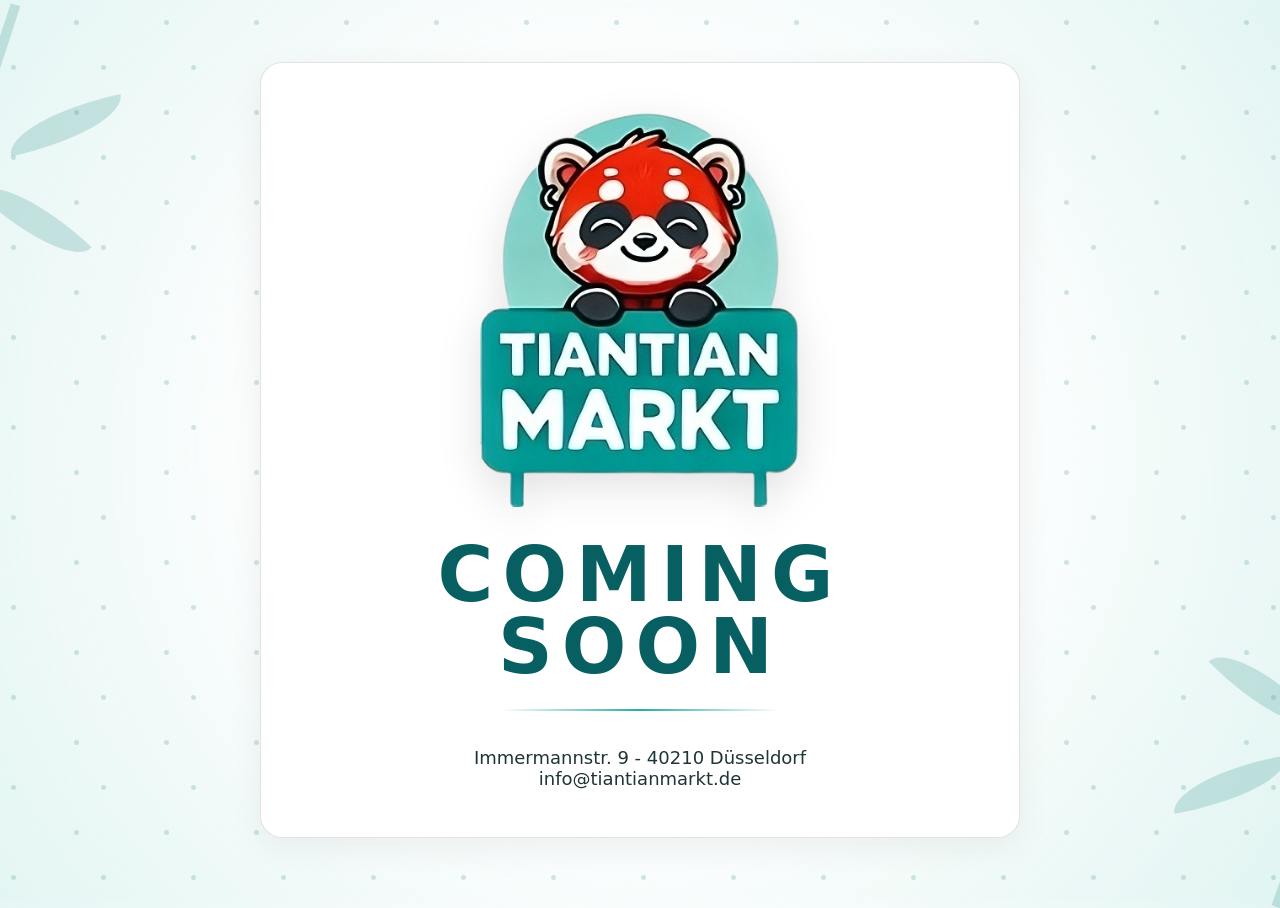
<file: index.html>
<!doctype html>
<html lang="de">
<head>
  <meta charset="utf-8" />
  <meta name="viewport" content="width=device-width, initial-scale=1" />
  <title>TianTian Markt – Coming Soon</title>
  <meta name="description" content="TianTian Markt – Asian Supermarket Düsseldorf. Coming soon." />

  <link rel="icon" href="/assets/favicon.ico" sizes="any">
  <link rel="icon" type="image/png" sizes="32x32" href="/assets/favicon-32x32.png">
  <link rel="icon" type="image/png" sizes="16x16" href="/assets/favicon-16x16.png">
  <link rel="apple-touch-icon" sizes="180x180" href="/assets/apple-touch-icon.png">
  <link rel="manifest" href="/assets/site.webmanifest">  <link rel="stylesheet" href="styles.css" />

  <style>
    * {
      box-sizing: border-box;
    }

    body {
      margin: 0;
      min-height: 100vh;
      font-family: system-ui, -apple-system, BlinkMacSystemFont, "Segoe UI", sans-serif;
      color: #183233;
      background:
        radial-gradient(circle at center, rgba(255,255,255,0.96) 0%, rgba(255,255,255,0.9) 45%, rgba(222,244,241,0.75) 100%),
        linear-gradient(135deg, #f8fbfa 0%, #e8f6f3 100%);
      overflow: hidden;
    }

    .page {
      min-height: 100vh;
      display: flex;
      align-items: center;
      justify-content: center;
      padding: 40px 20px;
      position: relative;
      text-align: center;
    }

    .bg-texture {
      position: absolute;
      inset: 0;
      pointer-events: none;
      opacity: 0.22;
      background:
        radial-gradient(circle at 15% 75%, #3d8d8a 0 2px, transparent 3px),
        radial-gradient(circle at 85% 25%, #3d8d8a 0 2px, transparent 3px);
      background-size: 90px 90px;
    }

    .card {
      position: relative;
      z-index: 1;
      max-width: 760px;
      width: 100%;
      padding: 48px 28px;
    }

    .logo {
      width: clamp(160px, 28vw, 320px);
      max-width: 80%;
      height: auto;
      display: block;
      margin: 0 auto 32px;
      filter: drop-shadow(0 12px 20px rgba(0,0,0,0.12));
    }

    h1 {
      margin: 0;
      font-size: clamp(42px, 7vw, 76px);
      letter-spacing: 0.12em;
      font-weight: 800;
      color: #075f61;
      text-transform: uppercase;
    }

    .divider {
      width: 280px;
      max-width: 70%;
      height: 2px;
      margin: 26px auto 28px;
      background: linear-gradient(90deg, transparent, #2caaa4, transparent);
    }

    p {
      margin: 0 auto;
      max-width: 560px;
      font-size: clamp(18px, 2.2vw, 26px);
      line-height: 1.55;
      color: #243b3c;
    }

    .thanks {
      margin-top: 18px;
      color: #07817d;
      font-weight: 700;
    }

    .contact {
      margin-top: 36px;
      font-size: 18px;
      color: #1f3435;
    }

    .contact a {
      color: inherit;
      text-decoration: none;
    }

    .contact a:hover {
      text-decoration: underline;
    }

    .bamboo {
      position: absolute;
      width: 240px;
      height: 420px;
      opacity: 0.18;
      border-left: 10px solid #087b76;
      transform: rotate(18deg);
    }

    .bamboo::before,
    .bamboo::after {
      content: "";
      position: absolute;
      width: 120px;
      height: 38px;
      border-radius: 100% 0 100% 0;
      background: #087b76;
      left: 20px;
    }

    .bamboo::before {
      top: 80px;
      transform: rotate(-30deg);
    }

    .bamboo::after {
      top: 180px;
      transform: rotate(25deg);
    }

    .bamboo.left {
      left: -60px;
      top: 30px;
    }

    .bamboo.right {
      right: -80px;
      bottom: 20px;
      transform: rotate(-160deg);
    }

    @media (max-width: 600px) {
      .card {
        padding: 24px 12px;
      }

      .logo {
        margin-bottom: 32px;
      }

      .contact {
        font-size: 16px;
      }
    }
  </style>
</head>

<body>
  <main class="page">
    <div class="bg-texture"></div>
    <div class="bamboo left"></div>
    <div class="bamboo right"></div>

    <section class="card">
      <img class="logo" src="assets/logo.png" alt="TianTian Markt Logo" />

      <h1>Coming Soon</h1>

      <div class="divider"></div>

      <div class="contact">
        <div>Immermannstr. 9 - 40210 Düsseldorf</div>
        <a href="mailto:info@tiantianmarkt.de">info@tiantianmarkt.de</a>
      </div>
    </section>
  </main>
</body>
</html>
</file>
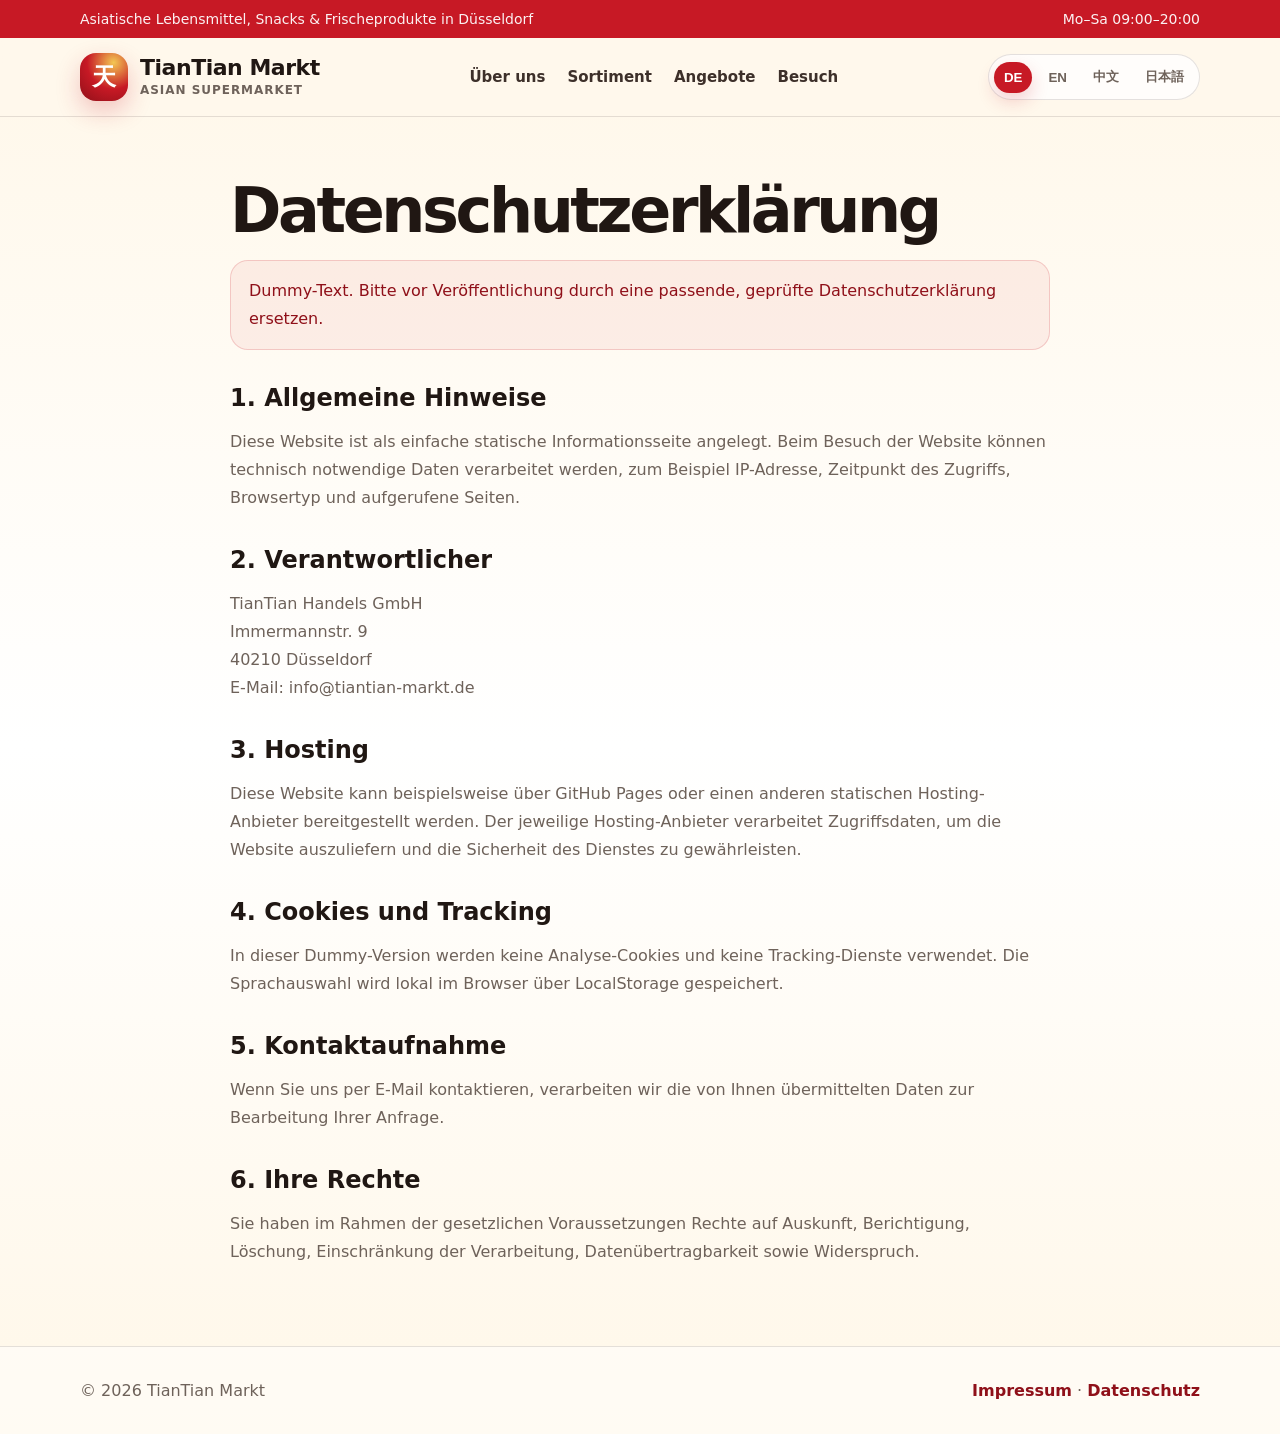
<file: datenschutz.html>
<!doctype html>
<html lang="de">
<head>
  <meta charset="utf-8" />
  <meta name="viewport" content="width=device-width, initial-scale=1" />
  <title>Datenschutz | TianTian Markt</title>
  <meta name="description" content="Datenschutzerklärung von TianTian Markt." />
  <link rel="icon" href="favicon.svg" type="image/svg+xml" />
  <link rel="stylesheet" href="styles.css" />
</head>
<body>
  <div data-include="partials/nav.html"></div>

  <main>
    <section class="section legal-page">
      <div class="container narrow">
        <h1>Datenschutzerklärung</h1>
<p class="legal-note">Dummy-Text. Bitte vor Veröffentlichung durch eine passende, geprüfte Datenschutzerklärung ersetzen.</p>

<h2>1. Allgemeine Hinweise</h2>
<p>
  Diese Website ist als einfache statische Informationsseite angelegt. Beim Besuch der Website können technisch notwendige Daten verarbeitet werden, zum Beispiel IP-Adresse, Zeitpunkt des Zugriffs, Browsertyp und aufgerufene Seiten.
</p>

<h2>2. Verantwortlicher</h2>
<p>
  TianTian Handels GmbH<br>
  Immermannstr. 9<br>
  40210 Düsseldorf<br>
  E-Mail: info@tiantian-markt.de
</p>

<h2>3. Hosting</h2>
<p>
  Diese Website kann beispielsweise über GitHub Pages oder einen anderen statischen Hosting-Anbieter bereitgestellt werden. Der jeweilige Hosting-Anbieter verarbeitet Zugriffsdaten, um die Website auszuliefern und die Sicherheit des Dienstes zu gewährleisten.
</p>

<h2>4. Cookies und Tracking</h2>
<p>
  In dieser Dummy-Version werden keine Analyse-Cookies und keine Tracking-Dienste verwendet. Die Sprachauswahl wird lokal im Browser über LocalStorage gespeichert.
</p>

<h2>5. Kontaktaufnahme</h2>
<p>
  Wenn Sie uns per E-Mail kontaktieren, verarbeiten wir die von Ihnen übermittelten Daten zur Bearbeitung Ihrer Anfrage.
</p>

<h2>6. Ihre Rechte</h2>
<p>
  Sie haben im Rahmen der gesetzlichen Voraussetzungen Rechte auf Auskunft, Berichtigung, Löschung, Einschränkung der Verarbeitung, Datenübertragbarkeit sowie Widerspruch.
</p>

      </div>
    </section>
  </main>

  <div data-include="partials/footer.html"></div>
  <script src="script.js"></script>
</body>
</html>
</file>
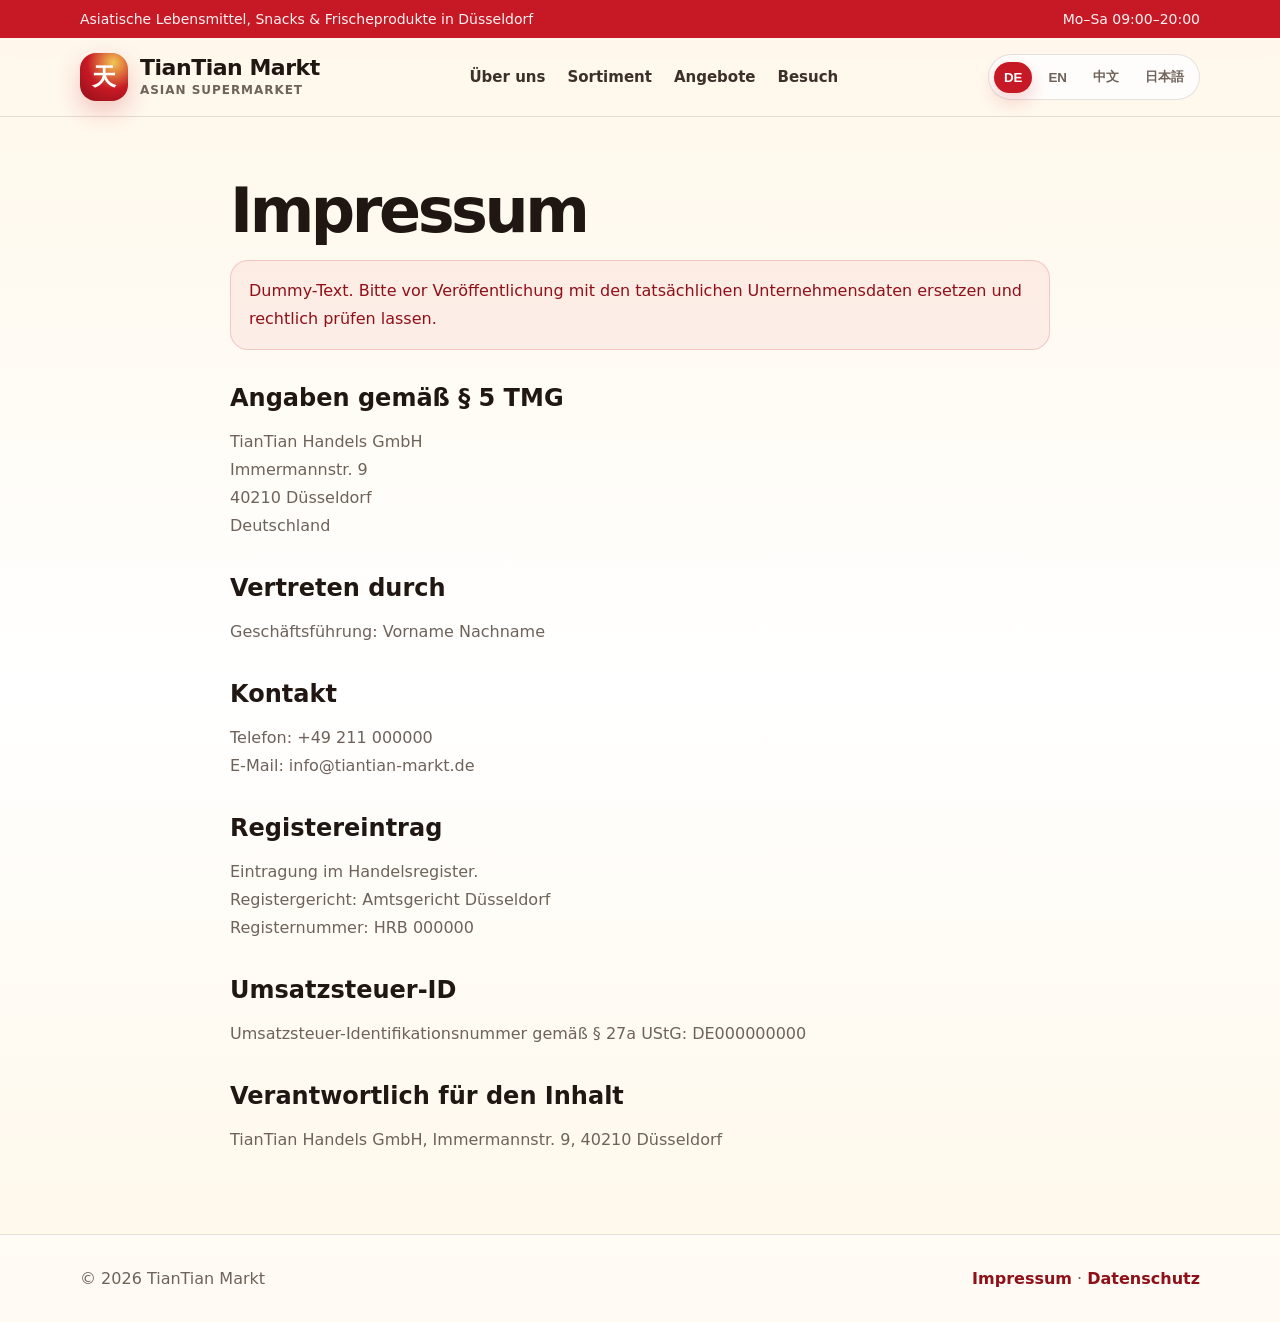
<file: impressum.html>
<!doctype html>
<html lang="de">
<head>
  <meta charset="utf-8" />
  <meta name="viewport" content="width=device-width, initial-scale=1" />
  <title>Impressum | TianTian Markt</title>
  <meta name="description" content="Impressum von TianTian Markt." />
  <link rel="icon" href="favicon.svg" type="image/svg+xml" />
  <link rel="stylesheet" href="styles.css" />
</head>
<body>
  <div data-include="partials/nav.html"></div>

  <main>
    <section class="section legal-page">
      <div class="container narrow">
        <h1>Impressum</h1>
<p class="legal-note">Dummy-Text. Bitte vor Veröffentlichung mit den tatsächlichen Unternehmensdaten ersetzen und rechtlich prüfen lassen.</p>

<h2>Angaben gemäß § 5 TMG</h2>
<p>
  TianTian Handels GmbH<br>
  Immermannstr. 9<br>
  40210 Düsseldorf<br>
  Deutschland
</p>

<h2>Vertreten durch</h2>
<p>Geschäftsführung: Vorname Nachname</p>

<h2>Kontakt</h2>
<p>
  Telefon: +49 211 000000<br>
  E-Mail: info@tiantian-markt.de
</p>

<h2>Registereintrag</h2>
<p>
  Eintragung im Handelsregister.<br>
  Registergericht: Amtsgericht Düsseldorf<br>
  Registernummer: HRB 000000
</p>

<h2>Umsatzsteuer-ID</h2>
<p>Umsatzsteuer-Identifikationsnummer gemäß § 27a UStG: DE000000000</p>

<h2>Verantwortlich für den Inhalt</h2>
<p>TianTian Handels GmbH, Immermannstr. 9, 40210 Düsseldorf</p>

      </div>
    </section>
  </main>

  <div data-include="partials/footer.html"></div>
  <script src="script.js"></script>
</body>
</html>
</file>
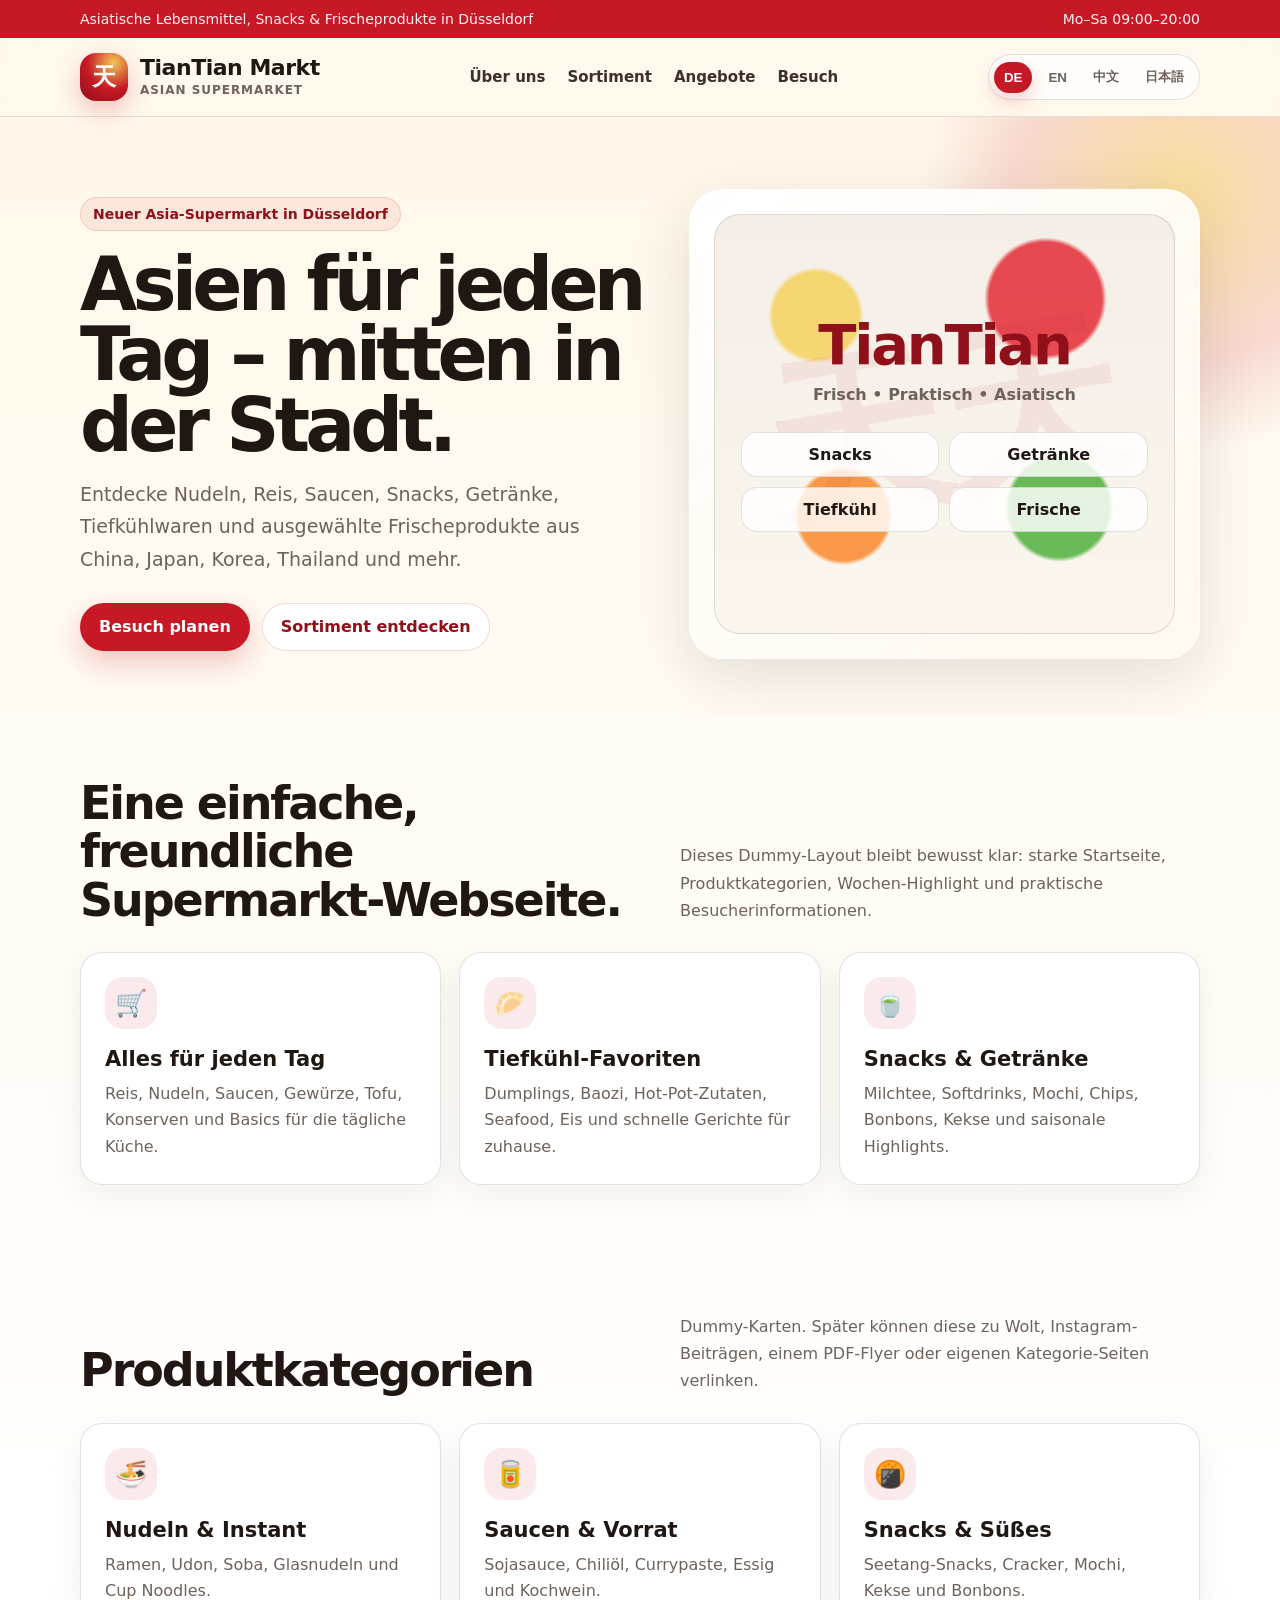
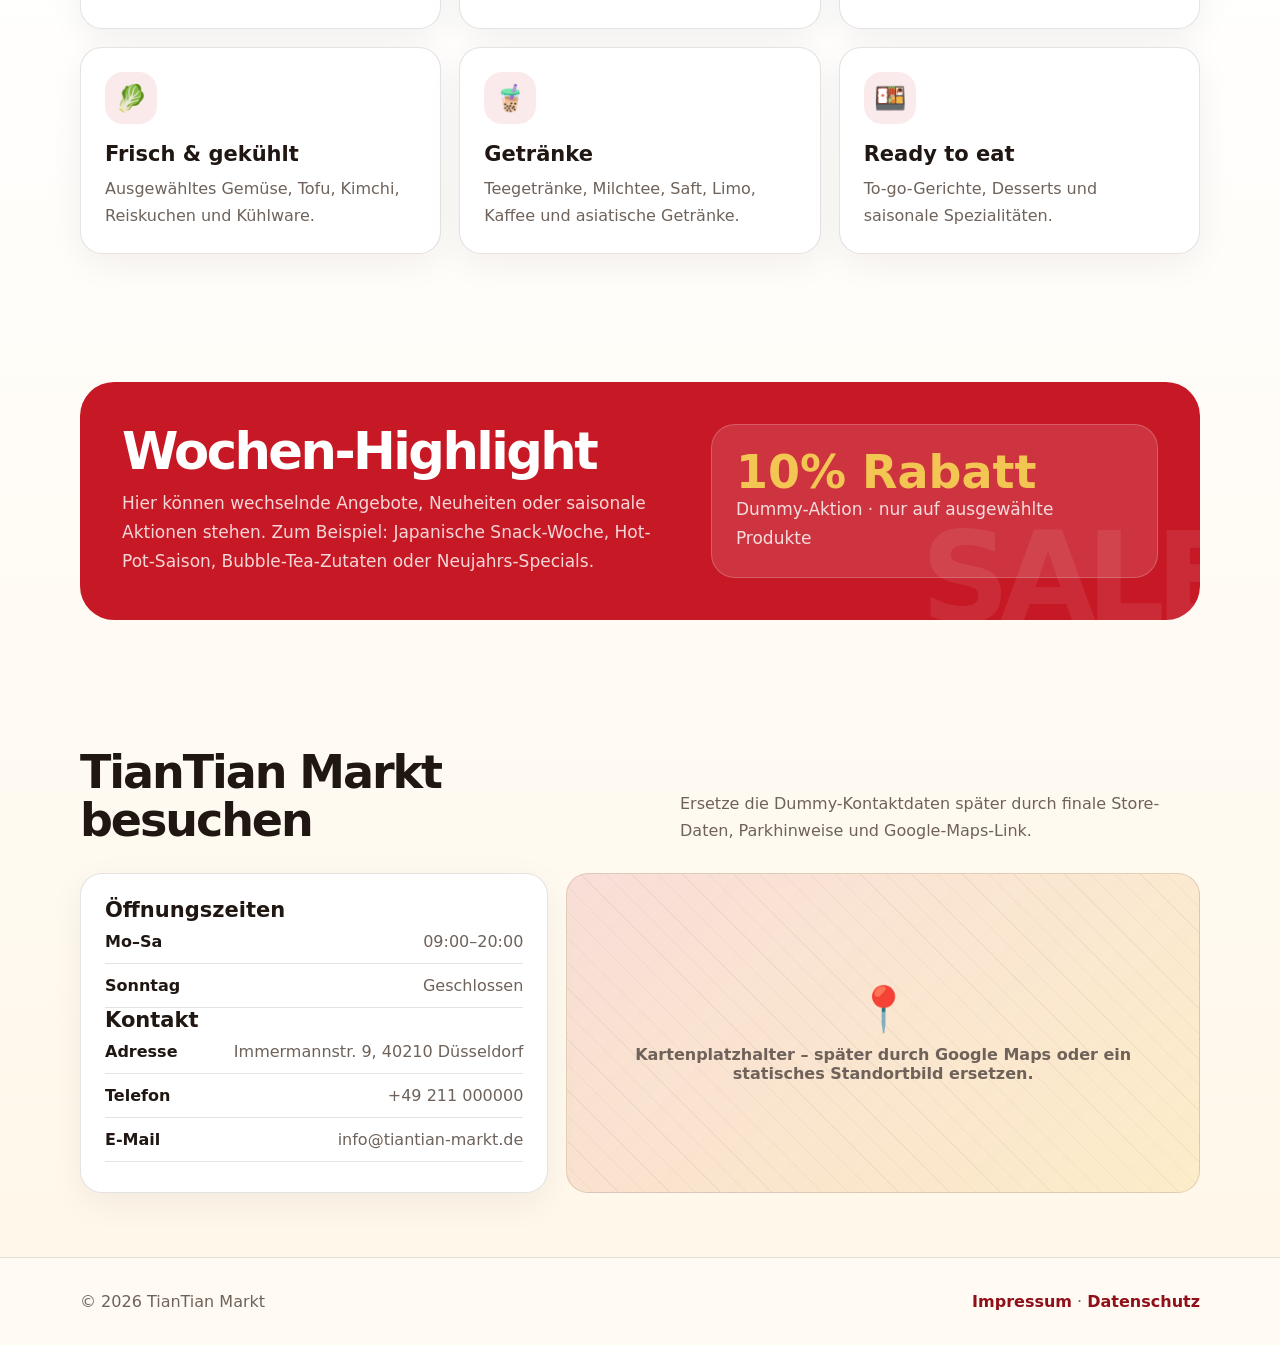
<file: test.html>
<!doctype html>
<html lang="de">
<head>
  <meta charset="utf-8" />
  <meta name="viewport" content="width=device-width, initial-scale=1" />
  <title>TianTian Markt | Asian Supermarket Düsseldorf</title>
  <meta name="description" content="TianTian Markt – asiatischer Supermarkt in Düsseldorf mit Lebensmitteln, Snacks, Getränken, Tiefkühlwaren und frischen Produkten." />
  <link rel="icon" href="/assets/favicon.ico" sizes="any">
  <link rel="icon" type="image/png" sizes="32x32" href="/assets/favicon-32x32.png">
  <link rel="icon" type="image/png" sizes="16x16" href="/assets/favicon-16x16.png">
  <link rel="apple-touch-icon" sizes="180x180" href="/assets/apple-touch-icon.png">
  <link rel="manifest" href="/assets/site.webmanifest">  <link rel="stylesheet" href="styles.css" />
</head>
<body>
  <div data-include="partials/nav.html"></div>

  <main id="home">
    <section class="hero">
      <div class="container hero-grid">
        <div>
          <span class="eyebrow" data-i18n="eyebrow">Neuer Asia-Supermarkt in Düsseldorf</span>
          <h1 data-i18n="heroTitle">Asien für jeden Tag – mitten in der Stadt.</h1>
          <p data-i18n="heroText">Entdecke Nudeln, Reis, Saucen, Snacks, Getränke, Tiefkühlwaren und ausgewählte Frischeprodukte aus China, Japan, Korea, Thailand und mehr.</p>
          <div class="cta-row">
            <a class="btn btn-primary" href="#visit" data-i18n="ctaVisit">Besuch planen</a>
            <a class="btn btn-secondary" href="#products" data-i18n="ctaExplore">Sortiment entdecken</a>
          </div>
        </div>

        <div class="hero-card" aria-label="Store visual placeholder">
          <div class="market-visual">
            <div class="market-visual-content">
              <div class="big" data-i18n="visualTitle">TianTian</div>
              <div class="sub" data-i18n="visualSub">Frisch • Praktisch • Asiatisch</div>
              <div class="visual-tags">
                <span data-i18n="tagSnacks">Snacks</span>
                <span data-i18n="tagDrinks">Getränke</span>
                <span data-i18n="tagFrozen">Tiefkühl</span>
                <span data-i18n="tagFresh">Frische</span>
              </div>
            </div>
          </div>
        </div>
      </div>
    </section>

    <section class="section" id="about">
      <div class="container">
        <div class="section-head">
          <h2 data-i18n="aboutTitle">Eine einfache, freundliche Supermarkt-Webseite.</h2>
          <p data-i18n="aboutText">Dieses Dummy-Layout bleibt bewusst klar: starke Startseite, Produktkategorien, Wochen-Highlight und praktische Besucherinformationen.</p>
        </div>
        <div class="grid-3">
          <article class="card">
            <div class="category-icon">🛒</div>
            <h3 data-i18n="aboutCard1Title">Alles für jeden Tag</h3>
            <p data-i18n="aboutCard1Text">Reis, Nudeln, Saucen, Gewürze, Tofu, Konserven und Basics für die tägliche Küche.</p>
          </article>
          <article class="card">
            <div class="category-icon">🥟</div>
            <h3 data-i18n="aboutCard2Title">Tiefkühl-Favoriten</h3>
            <p data-i18n="aboutCard2Text">Dumplings, Baozi, Hot-Pot-Zutaten, Seafood, Eis und schnelle Gerichte für zuhause.</p>
          </article>
          <article class="card">
            <div class="category-icon">🍵</div>
            <h3 data-i18n="aboutCard3Title">Snacks & Getränke</h3>
            <p data-i18n="aboutCard3Text">Milchtee, Softdrinks, Mochi, Chips, Bonbons, Kekse und saisonale Highlights.</p>
          </article>
        </div>
      </div>
    </section>

    <section class="section" id="products">
      <div class="container">
        <div class="section-head">
          <h2 data-i18n="productsTitle">Produktkategorien</h2>
          <p data-i18n="productsText">Dummy-Karten. Später können diese zu Wolt, Instagram-Beiträgen, einem PDF-Flyer oder eigenen Kategorie-Seiten verlinken.</p>
        </div>
        <div class="grid-3">
          <article class="card"><div class="category-icon">🍜</div><h3 data-i18n="cat1Title">Nudeln & Instant</h3><p data-i18n="cat1Text">Ramen, Udon, Soba, Glasnudeln und Cup Noodles.</p></article>
          <article class="card"><div class="category-icon">🥫</div><h3 data-i18n="cat2Title">Saucen & Vorrat</h3><p data-i18n="cat2Text">Sojasauce, Chiliöl, Currypaste, Essig und Kochwein.</p></article>
          <article class="card"><div class="category-icon">🍘</div><h3 data-i18n="cat3Title">Snacks & Süßes</h3><p data-i18n="cat3Text">Seetang-Snacks, Cracker, Mochi, Kekse und Bonbons.</p></article>
          <article class="card"><div class="category-icon">🥬</div><h3 data-i18n="cat4Title">Frisch & gekühlt</h3><p data-i18n="cat4Text">Ausgewähltes Gemüse, Tofu, Kimchi, Reiskuchen und Kühlware.</p></article>
          <article class="card"><div class="category-icon">🧋</div><h3 data-i18n="cat5Title">Getränke</h3><p data-i18n="cat5Text">Teegetränke, Milchtee, Saft, Limo, Kaffee und asiatische Getränke.</p></article>
          <article class="card"><div class="category-icon">🍱</div><h3 data-i18n="cat6Title">Ready to eat</h3><p data-i18n="cat6Text">To-go-Gerichte, Desserts und saisonale Spezialitäten.</p></article>
        </div>
      </div>
    </section>

    <section class="section" id="offers">
      <div class="container">
        <div class="highlight">
          <div>
            <h2 data-i18n="offerTitle">Wochen-Highlight</h2>
            <p data-i18n="offerText">Hier können wechselnde Angebote, Neuheiten oder saisonale Aktionen stehen. Zum Beispiel: Japanische Snack-Woche, Hot-Pot-Saison, Bubble-Tea-Zutaten oder Neujahrs-Specials.</p>
          </div>
          <div class="offer-box">
            <strong data-i18n="offerBadge">10% Rabatt</strong>
            <p data-i18n="offerSmall">Dummy-Aktion · nur auf ausgewählte Produkte</p>
          </div>
        </div>
      </div>
    </section>

    <section class="section" id="visit">
      <div class="container">
        <div class="section-head">
          <h2 data-i18n="visitTitle">TianTian Markt besuchen</h2>
          <p data-i18n="visitText">Ersetze die Dummy-Kontaktdaten später durch finale Store-Daten, Parkhinweise und Google-Maps-Link.</p>
        </div>
        <div class="info-grid">
          <div class="card">
            <h3 data-i18n="hoursTitle">Öffnungszeiten</h3>
            <ul class="hours-list">
              <li><strong data-i18n="daysMonSat">Mo–Sa</strong><span>09:00–20:00</span></li>
              <li><strong data-i18n="daysSunday">Sonntag</strong><span data-i18n="closed">Geschlossen</span></li>
            </ul>
            <h3 class="contact-heading" data-i18n="contactTitle">Kontakt</h3>
            <ul class="contact-list">
              <li><strong data-i18n="addressLabel">Adresse</strong><span>Immermannstr. 9, 40210 Düsseldorf</span></li>
              <li><strong data-i18n="phoneLabel">Telefon</strong><span>+49 211 000000</span></li>
              <li><strong data-i18n="emailLabel">E-Mail</strong><span>info@tiantian-markt.de</span></li>
            </ul>
          </div>
          <div class="map-placeholder">
            <div>
              <div class="map-icon">📍</div>
              <div data-i18n="mapText">Kartenplatzhalter – später durch Google Maps oder ein statisches Standortbild ersetzen.</div>
            </div>
          </div>
        </div>
      </div>
    </section>
  </main>

  <div data-include="partials/footer.html"></div>
  <script src="script.js"></script>
</body>
</html>
</file>
<file: styles.css>
:root {
  --red: #c71925;
  --red-dark: #8f1019;
  --gold: #f3c653;
  --cream: #fff8ed;
  --ink: #201713;
  --muted: #6e625a;
  --line: rgba(32, 23, 19, .12);
  --card: #ffffff;
  --shadow: 0 18px 60px rgba(40, 20, 10, .12);
  --radius: 22px;
  --max: 1120px;
}

* { box-sizing: border-box; }

html { scroll-behavior: smooth; }

body {
  margin: 0;
  font-family: Inter, ui-sans-serif, system-ui, -apple-system, BlinkMacSystemFont, "Segoe UI", sans-serif;
  color: var(--ink);
  background: linear-gradient(180deg, #fff7e8 0%, #ffffff 52%, #fff7e8 100%);
}

body.menu-open { overflow: hidden; }

a { color: inherit; text-decoration: none; }

.container {
  width: min(var(--max), calc(100% - 36px));
  margin: 0 auto;
}

.container.narrow {
  max-width: 820px;
}

.topbar {
  background: var(--red);
  color: white;
  font-size: 14px;
}

.topbar-inner {
  min-height: 38px;
  display: flex;
  align-items: center;
  justify-content: space-between;
  gap: 16px;
}

.topbar span { opacity: .94; }

.header {
  position: sticky;
  top: 0;
  z-index: 50;
  background: rgba(255, 248, 237, .9);
  backdrop-filter: blur(14px);
  border-bottom: 1px solid var(--line);
}

.nav {
  display: flex;
  align-items: center;
  justify-content: space-between;
  gap: 20px;
  min-height: 78px;
}

.brand {
  display: flex;
  align-items: center;
  gap: 12px;
  font-weight: 850;
  letter-spacing: -.03em;
}

.brand-mark {
  width: 48px;
  height: 48px;
  border-radius: 16px;
  display: grid;
  place-items: center;
  color: white;
  background: radial-gradient(circle at 70% 20%, var(--gold), var(--red) 52%, var(--red-dark));
  box-shadow: 0 10px 25px rgba(199, 25, 37, .24);
  font-size: 24px;
  font-weight: 900;
}

.brand-text strong {
  display: block;
  font-size: 22px;
  line-height: 1;
}

.brand-text small {
  display: block;
  margin-top: 4px;
  color: var(--muted);
  font-size: 12px;
  letter-spacing: .08em;
  text-transform: uppercase;
}

.nav-links {
  display: flex;
  align-items: center;
  gap: 22px;
  color: #3d302a;
  font-weight: 650;
  font-size: 15px;
}

.nav-links a:hover { color: var(--red); }

.language-switcher {
  display: flex;
  align-items: center;
  gap: 6px;
  padding: 5px;
  border: 1px solid var(--line);
  border-radius: 999px;
  background: rgba(255,255,255,.75);
}

.language-switcher button {
  border: 0;
  border-radius: 999px;
  padding: 8px 10px;
  background: transparent;
  color: var(--muted);
  font-weight: 700;
  cursor: pointer;
}

.language-switcher button.active {
  background: var(--red);
  color: white;
  box-shadow: 0 8px 18px rgba(199, 25, 37, .2);
}

.mobile-toggle {
  display: none;
  border: 0;
  background: var(--red);
  color: white;
  border-radius: 12px;
  padding: 10px 12px;
  font-weight: 800;
  cursor: pointer;
}

.hero {
  position: relative;
  overflow: hidden;
  padding: 72px 0 56px;
}

.hero::before {
  content: "";
  position: absolute;
  width: 520px;
  height: 520px;
  border-radius: 50%;
  right: -160px;
  top: -180px;
  background: radial-gradient(circle, rgba(243,198,83,.52), rgba(199,25,37,.14) 45%, transparent 70%);
}

.hero-grid {
  position: relative;
  display: grid;
  grid-template-columns: 1.05fr .95fr;
  gap: 44px;
  align-items: center;
}

.eyebrow {
  display: inline-flex;
  align-items: center;
  gap: 8px;
  padding: 8px 12px;
  border-radius: 999px;
  color: var(--red-dark);
  background: rgba(199,25,37,.08);
  border: 1px solid rgba(199,25,37,.14);
  font-weight: 800;
  font-size: 14px;
}

h1 {
  margin: 18px 0 18px;
  max-width: 720px;
  font-size: clamp(42px, 6vw, 74px);
  line-height: .95;
  letter-spacing: -.065em;
}

.hero p {
  max-width: 600px;
  color: var(--muted);
  font-size: 19px;
  line-height: 1.7;
  margin: 0 0 28px;
}

.cta-row {
  display: flex;
  flex-wrap: wrap;
  gap: 12px;
  align-items: center;
}

.btn {
  display: inline-flex;
  align-items: center;
  justify-content: center;
  gap: 8px;
  min-height: 48px;
  padding: 0 18px;
  border-radius: 999px;
  border: 1px solid transparent;
  font-weight: 850;
  cursor: pointer;
}

.btn-primary {
  background: var(--red);
  color: white;
  box-shadow: 0 12px 30px rgba(199,25,37,.24);
}

.btn-secondary {
  background: white;
  color: var(--red-dark);
  border-color: rgba(199,25,37,.16);
}

.hero-card {
  background: linear-gradient(145deg, rgba(255,255,255,.96), rgba(255,248,237,.92));
  border: 1px solid rgba(255,255,255,.8);
  box-shadow: var(--shadow);
  border-radius: 34px;
  padding: 24px;
}

.market-visual {
  min-height: 420px;
  border-radius: 26px;
  background:
    linear-gradient(180deg, rgba(32,23,19,.05), rgba(32,23,19,.02)),
    radial-gradient(circle at 22% 24%, #ffdf76 0 9%, transparent 10%),
    radial-gradient(circle at 72% 20%, #f04b54 0 12%, transparent 13%),
    radial-gradient(circle at 75% 70%, #6bbf59 0 11%, transparent 12%),
    radial-gradient(circle at 28% 72%, #ff9c4a 0 10%, transparent 11%),
    #fffaf2;
  border: 1px solid var(--line);
  display: grid;
  place-items: center;
  text-align: center;
  padding: 26px;
  position: relative;
  overflow: hidden;
}

.market-visual::after {
  content: "天天";
  position: absolute;
  font-size: 180px;
  font-weight: 900;
  color: rgba(199,25,37,.07);
  transform: rotate(-10deg);
}

.market-visual-content {
  position: relative;
  z-index: 1;
  width: 100%;
}

.market-visual-content .big {
  font-size: 56px;
  line-height: 1;
  font-weight: 900;
  letter-spacing: -.04em;
  color: var(--red-dark);
}

.market-visual-content .sub {
  margin-top: 12px;
  color: var(--muted);
  font-weight: 700;
}

.visual-tags {
  display: grid;
  grid-template-columns: repeat(2, 1fr);
  gap: 10px;
  margin-top: 28px;
}

.visual-tags span {
  padding: 12px;
  border-radius: 16px;
  background: rgba(255,255,255,.82);
  border: 1px solid var(--line);
  font-weight: 800;
}

.section { padding: 64px 0; }

.section-head {
  display: flex;
  align-items: end;
  justify-content: space-between;
  gap: 24px;
  margin-bottom: 28px;
}

.section-head h2 {
  margin: 0;
  font-size: clamp(30px, 4vw, 46px);
  line-height: 1.05;
  letter-spacing: -.045em;
}

.section-head p {
  max-width: 520px;
  margin: 0;
  color: var(--muted);
  line-height: 1.7;
}

.grid-3 {
  display: grid;
  grid-template-columns: repeat(3, 1fr);
  gap: 18px;
}

.card {
  background: var(--card);
  border: 1px solid var(--line);
  border-radius: var(--radius);
  padding: 24px;
  box-shadow: 0 10px 35px rgba(40,20,10,.06);
}

.category-icon {
  width: 52px;
  height: 52px;
  display: grid;
  place-items: center;
  border-radius: 18px;
  background: rgba(199,25,37,.09);
  font-size: 26px;
  margin-bottom: 18px;
}

.card h3 {
  margin: 0 0 10px;
  font-size: 21px;
}

.card p {
  margin: 0;
  color: var(--muted);
  line-height: 1.65;
}

.highlight {
  background: var(--red);
  color: white;
  border-radius: 34px;
  padding: 42px;
  display: grid;
  grid-template-columns: 1fr .8fr;
  gap: 30px;
  align-items: center;
  overflow: hidden;
  position: relative;
}

.highlight::after {
  content: "SALE";
  position: absolute;
  right: -30px;
  bottom: -30px;
  font-size: 124px;
  font-weight: 900;
  color: rgba(255,255,255,.08);
  letter-spacing: -.08em;
}

.highlight h2 {
  margin: 0 0 12px;
  font-size: clamp(32px, 4vw, 52px);
  letter-spacing: -.05em;
  line-height: 1;
}

.highlight p {
  margin: 0;
  color: rgba(255,255,255,.82);
  line-height: 1.7;
  font-size: 17px;
}

.offer-box {
  position: relative;
  z-index: 1;
  background: rgba(255,255,255,.12);
  border: 1px solid rgba(255,255,255,.2);
  border-radius: 24px;
  padding: 24px;
}

.offer-box strong {
  display: block;
  font-size: 46px;
  line-height: 1;
  color: var(--gold);
}

.info-grid {
  display: grid;
  grid-template-columns: .85fr 1.15fr;
  gap: 18px;
}

.hours-list, .contact-list {
  display: grid;
  gap: 12px;
  margin: 0;
  padding: 0;
  list-style: none;
}

.hours-list li, .contact-list li {
  display: flex;
  justify-content: space-between;
  gap: 16px;
  padding-bottom: 12px;
  border-bottom: 1px solid var(--line);
  color: var(--muted);
}

.hours-list strong, .contact-list strong { color: var(--ink); }

.contact-heading { margin-top: 28px; }

.map-placeholder {
  min-height: 320px;
  border-radius: var(--radius);
  background:
    linear-gradient(135deg, rgba(199,25,37,.12), rgba(243,198,83,.22)),
    repeating-linear-gradient(45deg, rgba(32,23,19,.05) 0 1px, transparent 1px 18px);
  border: 1px solid var(--line);
  display: grid;
  place-items: center;
  text-align: center;
  padding: 30px;
  color: var(--muted);
  font-weight: 700;
}

.map-icon {
  font-size: 44px;
  margin-bottom: 10px;
}

.legal-page h1 {
  font-size: clamp(38px, 5vw, 62px);
  margin: 0 0 18px;
  letter-spacing: -.055em;
  line-height: .98;
}

.legal-page h2 {
  margin: 34px 0 10px;
  font-size: 24px;
}

.legal-page p {
  color: var(--muted);
  line-height: 1.75;
}

.legal-note {
  border: 1px solid rgba(199, 25, 37, .18);
  background: rgba(199, 25, 37, .06);
  color: var(--red-dark) !important;
  border-radius: 18px;
  padding: 16px 18px;
}

footer {
  padding: 34px 0;
  color: var(--muted);
  border-top: 1px solid var(--line);
  background: rgba(255,255,255,.5);
}

.footer-inner {
  display: flex;
  justify-content: space-between;
  gap: 20px;
  flex-wrap: wrap;
}

.footer-inner a {
  color: var(--red-dark);
  font-weight: 750;
}

@media (max-width: 880px) {
  .mobile-toggle { display: inline-flex; }

  .nav-links {
    position: fixed;
    inset: 117px 18px auto 18px;
    display: none;
    flex-direction: column;
    align-items: stretch;
    gap: 0;
    background: white;
    border: 1px solid var(--line);
    border-radius: 22px;
    box-shadow: var(--shadow);
    padding: 10px;
  }

  body.menu-open .nav-links { display: flex; }

  .nav-links a {
    padding: 14px;
    border-radius: 14px;
  }

  .nav-actions {
    display: flex;
    gap: 8px;
    align-items: center;
  }

  .hero-grid, .highlight, .info-grid { grid-template-columns: 1fr; }
  .grid-3 { grid-template-columns: 1fr; }
  .section-head { align-items: start; flex-direction: column; }
  .market-visual { min-height: 330px; }
}

@media (max-width: 560px) {
  .topbar-inner {
    flex-direction: column;
    align-items: flex-start;
    padding: 10px 0;
  }

  .brand-text small { display: none; }
  .language-switcher button { padding: 7px 8px; }
  .hero { padding-top: 48px; }
  .highlight { padding: 28px; }
  .visual-tags { grid-template-columns: 1fr; }
}
</file>
